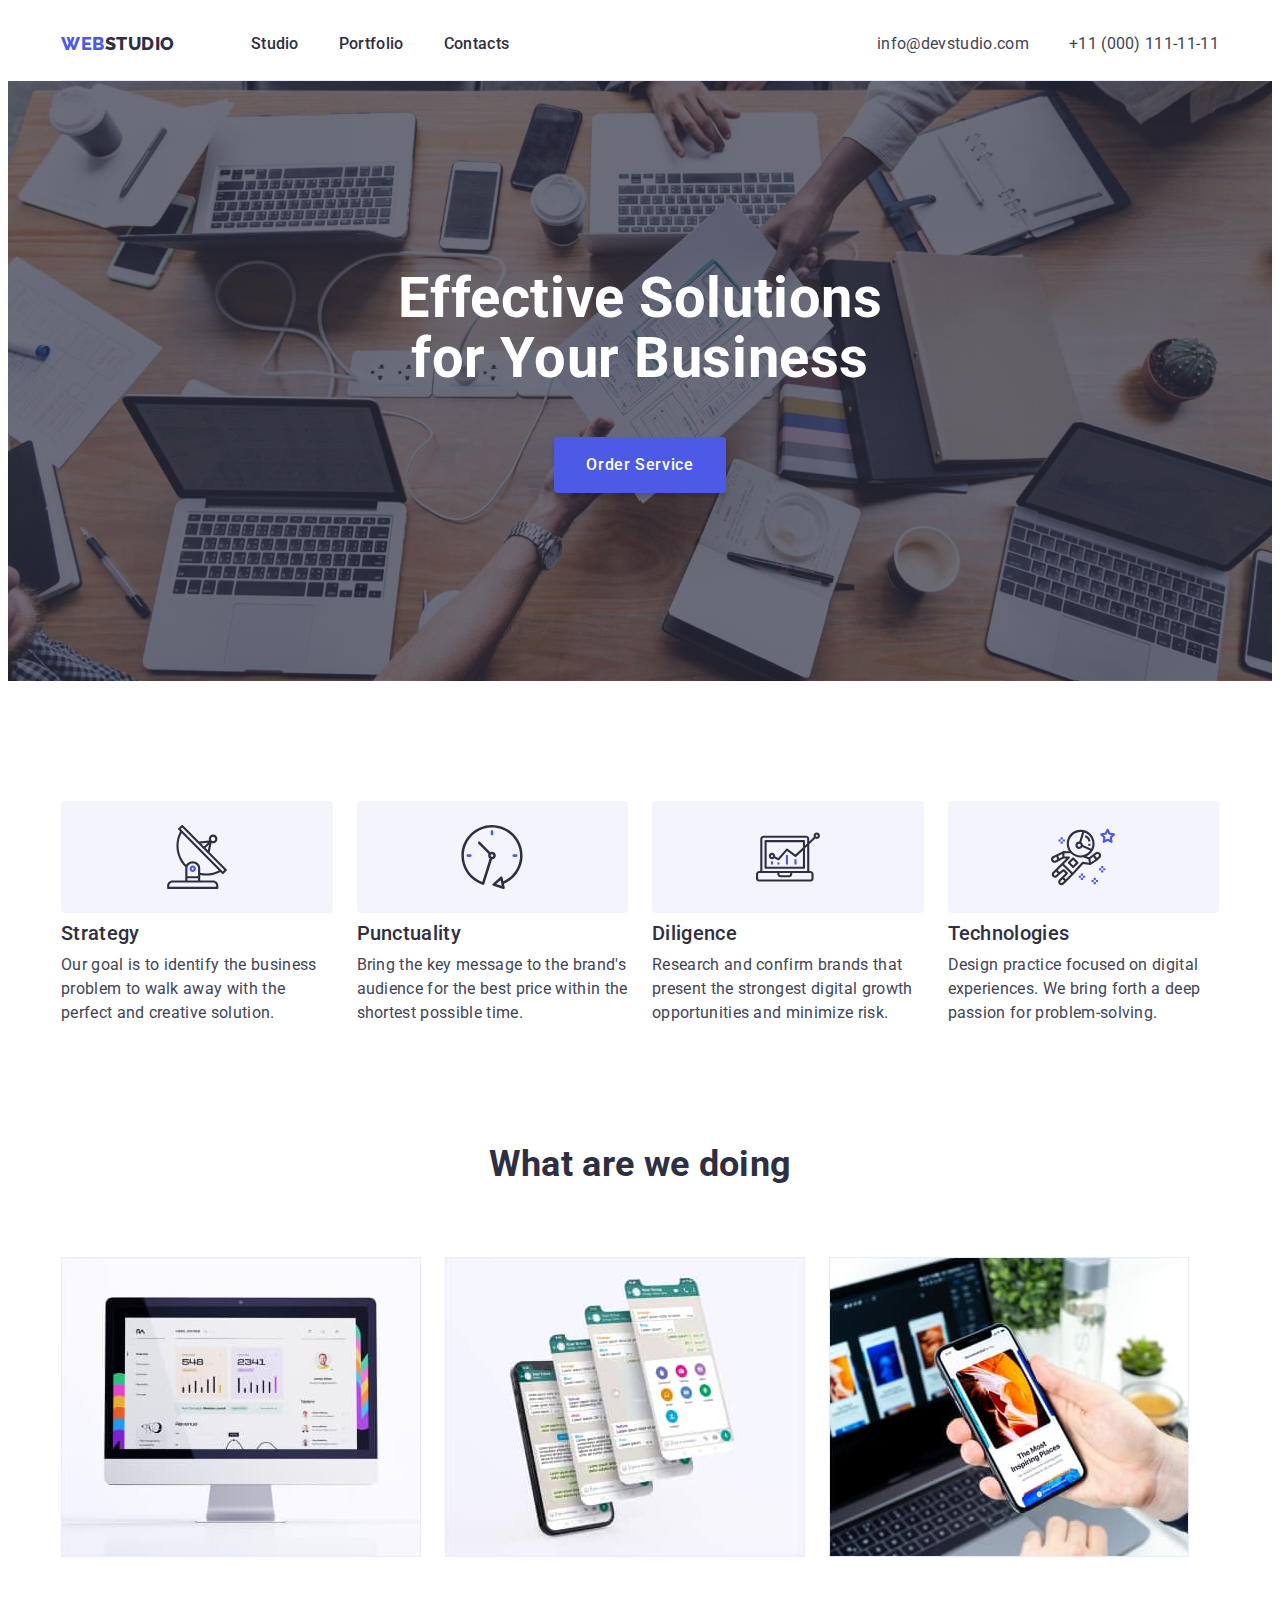
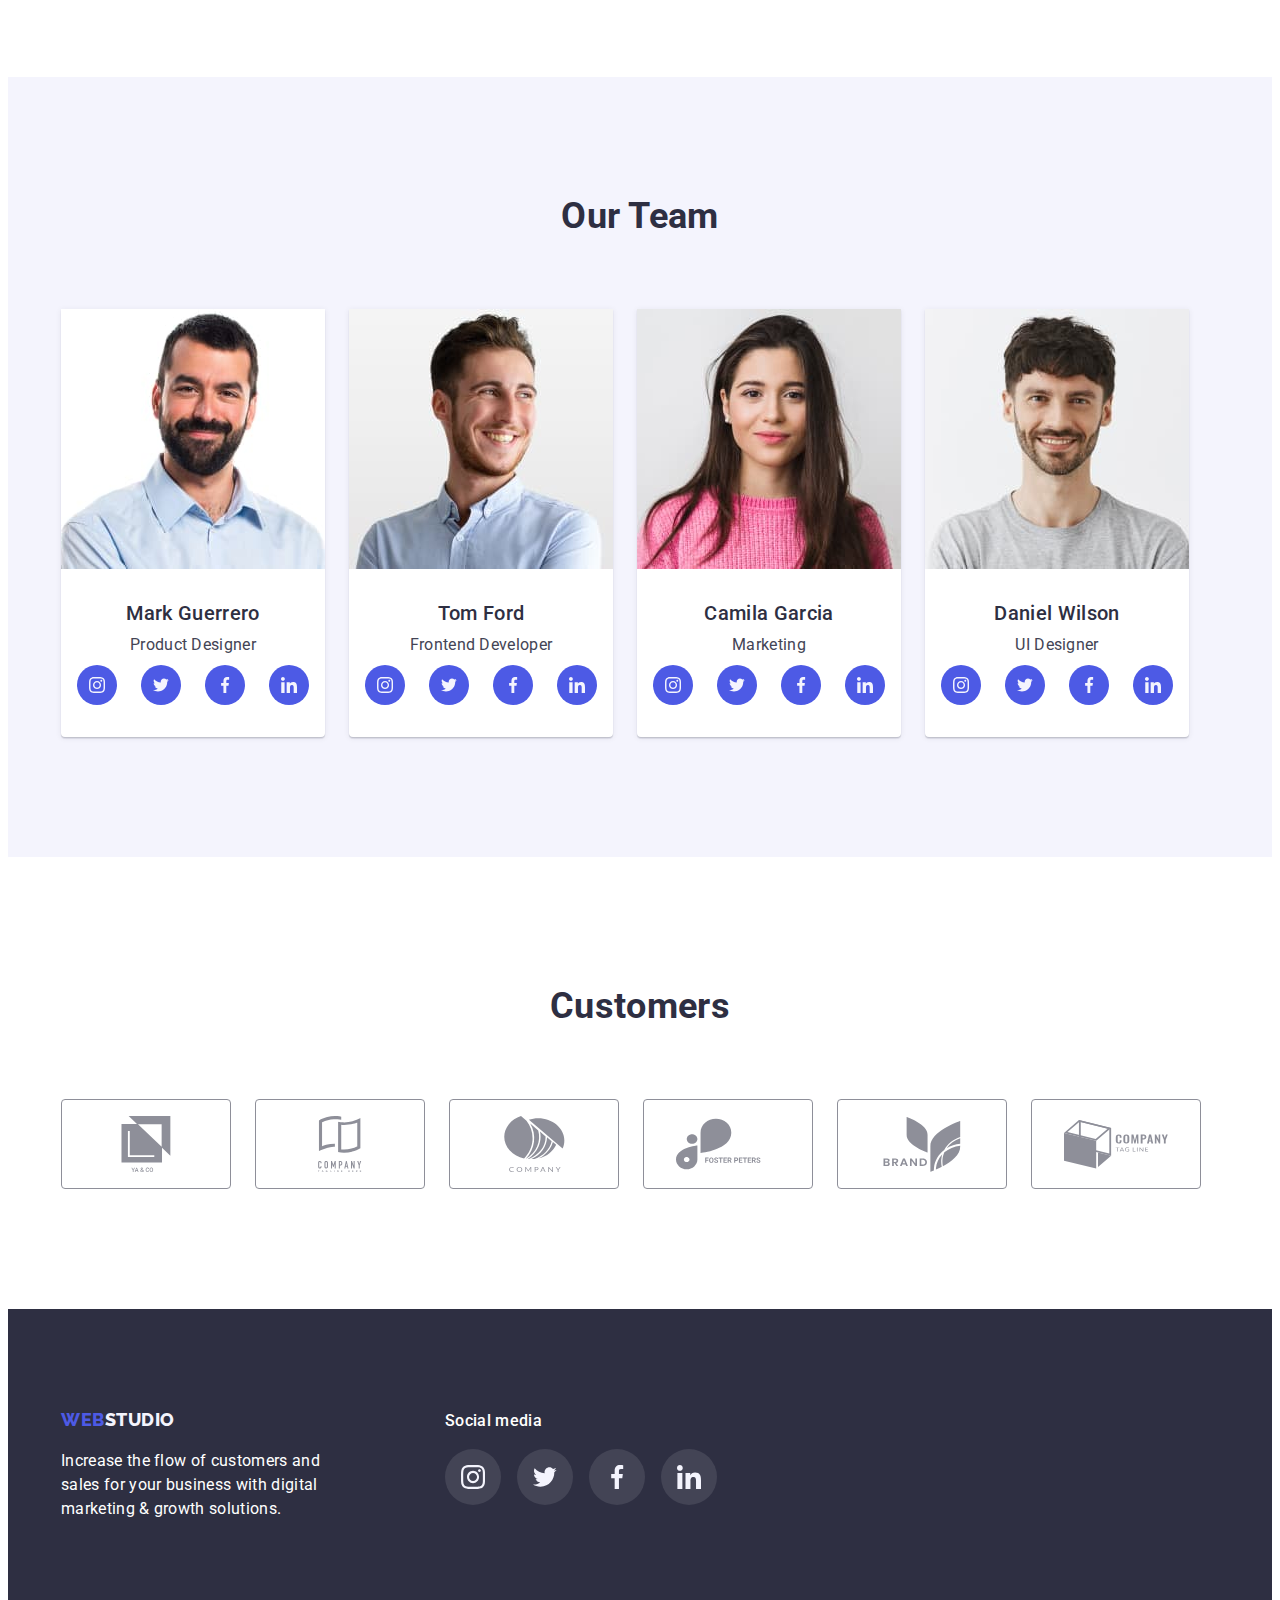
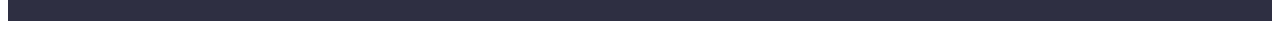
<file: index.html>
<!DOCTYPE html>
<html lang="en">
  <head>
    <link rel="preconnect" href="https://fonts.googleapis.com" />
    <link rel="preconnect" href="https://fonts.gstatic.com" crossorigin />
    <link
      href="https://fonts.googleapis.com/css2?family=Raleway:wght@800&family=Roboto:wght@400;500;700;900&display=swap"
      rel="stylesheet"
    />
    <link
      rel="stylesheet"
      href="https://cdnjs.cloudflare.com/ajax/libs/modern-normalize/1.1.0/modern-normalize.min.css"
      integrity="sha512-wpPYUAdjBVSE4KJnH1VR1HeZfpl1ub8YT/NKx4PuQ5NmX2tKuGu6U/JRp5y+Y8XG2tV+wKQpNHVUX03MfMFn9Q=="
      crossorigin="anonymous"
      referrerpolicy="no-referrer"
    />
    <link href="./css/style.css" rel="stylesheet" />
    <meta charset="UTF-8" />
    <meta http-equiv="X-UA-Compatible" content="IE=edge" />
    <meta name="viewport" content="width=device-width, initial-scale=1.0" />
    <title>WebStudio</title>
  </head>
  <body>
    <header>
      <div class="container">
        <div class="header-child">
          <nav>
            <a href="./index.html" class="logo_style"
              ><span class="logospan_style">Web</span>Studio</a
            >
            <ul class="nav_style">
              <li><a href="./index.html"> Studio</a></li>
              <li><a href="./portfolio.html">Portfolio</a></li>
              <li><a href="">Contacts</a></li>
            </ul>
          </nav>
          <address class="address">
            <ul class="address_style">
              <li>
                <a href="mailto:info@devstudio.com">info@devstudio.com</a>
              </li>
              <li><a href="tel:+110001111111">+11 (000) 111-11-11</a></li>
            </ul>
          </address>
        </div>
      </div>
    </header>
    <main>
      <section class="main_section">
        <div class="container main-div">
          <h1 class="header1_style">Effective Solutions for Your Business</h1>
          <button type="button" class="order_btn" cursor>Order Service</button>
        </div>
      </section>
      <section class="benefits-section">
        <div class="container benefits-div">
          <h2 hidden>Benefits</h2>
          <ul class="benefits_list">
            <li>
              <div class="ben-icon-div">
                <svg class="ben-ico-svg">
                  <use href="./images/symbol-defs.svg#icon-antenna"></use>
                </svg>
              </div>
              <h3 class="header3_style">Strategy</h3>
              <p>
                Our goal is to identify the business problem to walk away with
                the perfect and creative solution.
              </p>
            </li>
            <li>
              <div class="ben-icon-div">
                <svg class="ben-ico-svg">
                  <use href="./images/symbol-defs.svg#icon-clock"></use>
                </svg>
              </div>
              <h3 class="header3_style">Punctuality</h3>
              <p>
                Bring the key message to the brand's audience for the best price
                within the shortest possible time.
              </p>
            </li>
            <li>
              <div class="ben-icon-div">
                <svg class="ben-ico-svg">
                  <use href="./images/symbol-defs.svg#icon-diagram"></use>
                </svg>
              </div>
              <h3 class="header3_style">Diligence</h3>
              <p>
                Research and confirm brands that present the strongest digital
                growth opportunities and minimize risk.
              </p>
            </li>
            <li>
              <div class="ben-icon-div">
                <svg class="ben-ico-svg">
                  <use href="./images/symbol-defs.svg#icon-astronaut"></use>
                </svg>
              </div>
              <h3 class="header3_style">Technologies</h3>
              <p>
                Design practice focused on digital experiences. We bring forth a
                deep passion for problem-solving.
              </p>
            </li>
          </ul>
        </div>
      </section>
      <section class="services-section">
        <div class="container services-div">
          <h2 class="header2_style">What are we doing</h2>
          <ul class="services_style">
            <li>
              <img
                src="./images/monitor.jpg"
                alt="monitor"
                width="360"
                height="300"
              />
            </li>
            <li>
              <img
                src="./images/phonescreens.jpg"
                alt="phonescreens"
                width="360"
                height="300"
              />
            </li>
            <li>
              <img
                src="./images/phone.jpg"
                alt="phone"
                width="360"
                height="300"
              />
            </li>
          </ul>
        </div>
      </section>
      <section class="our-team-section">
        <div class="container our-team-div">
          <h2 class="header2_style">Our Team</h2>
          <ul class="our_team_style">
            <li>
              <img
                src="./images/mark.jpg"
                alt="mark"
                width="264"
                height="260"
              />
              <div class="employeers">
                <h3 class="header3_style">Mark Guerrero</h3>
                <p>Product Designer</p>
                <ul>
                  <li>
                    <a href="#">
                      <svg>
                        <use
                          href="./images/symbol-defs.svg#icon-instagram"
                        ></use>
                      </svg>
                    </a>
                  </li>
                  <li>
                    <a href="#">
                      <svg>
                        <use href="./images/symbol-defs.svg#icon-twitter"></use>
                      </svg>
                    </a>
                  </li>
                  <li>
                    <a href="#">
                      <svg>
                        <use
                          href="./images/symbol-defs.svg#icon-facebook"
                        ></use>
                      </svg>
                    </a>
                  </li>
                  <li>
                    <a href="#">
                      <svg>
                        <use
                          href="./images/symbol-defs.svg#icon-linkedin"
                        ></use>
                      </svg>
                    </a>
                  </li>
                </ul>
              </div>
            </li>
            <li>
              <img src="./images/tom.jpg" alt="tom" width="264" height="260" />
              <div class="employeers">
                <h3 class="header3_style">Tom Ford</h3>
                <p>Frontend Developer</p>
                <ul>
                  <li>
                    <a href="#">
                      <svg>
                        <use
                          href="./images/symbol-defs.svg#icon-instagram"
                        ></use>
                      </svg>
                    </a>
                  </li>
                  <li>
                    <a href="#">
                      <svg>
                        <use href="./images/symbol-defs.svg#icon-twitter"></use>
                      </svg>
                    </a>
                  </li>
                  <li>
                    <a href="#">
                      <svg>
                        <use
                          href="./images/symbol-defs.svg#icon-facebook"
                        ></use>
                      </svg>
                    </a>
                  </li>
                  <li>
                    <a href="#">
                      <svg>
                        <use
                          href="./images/symbol-defs.svg#icon-linkedin"
                        ></use>
                      </svg>
                    </a>
                  </li>
                </ul>
              </div>
            </li>
            <li>
              <img
                src="./images/camila.jpg"
                alt="camila"
                width="264"
                height="260"
              />
              <div class="employeers">
                <h3 class="header3_style">Camila Garcia</h3>
                <p>Marketing</p>
                <ul>
                  <li>
                    <a href="#">
                      <svg>
                        <use
                          href="./images/symbol-defs.svg#icon-instagram"
                        ></use>
                      </svg>
                    </a>
                  </li>
                  <li>
                    <a href="#">
                      <svg>
                        <use href="./images/symbol-defs.svg#icon-twitter"></use>
                      </svg>
                    </a>
                  </li>
                  <li>
                    <a href="#">
                      <svg>
                        <use
                          href="./images/symbol-defs.svg#icon-facebook"
                        ></use>
                      </svg>
                    </a>
                  </li>
                  <li>
                    <a href="#">
                      <svg>
                        <use
                          href="./images/symbol-defs.svg#icon-linkedin"
                        ></use>
                      </svg>
                    </a>
                  </li>
                </ul>
              </div>
            </li>
            <li>
              <img
                src="./images/daniel.jpg"
                alt="daniel"
                width="264"
                height="260"
              />
              <div class="employeers">
                <h3 class="header3_style">Daniel Wilson</h3>
                <p>UI Designer</p>
                <ul>
                  <li>
                    <a href="#">
                      <svg>
                        <use
                          href="./images/symbol-defs.svg#icon-instagram"
                        ></use>
                      </svg>
                    </a>
                  </li>
                  <li>
                    <a href="#">
                      <svg>
                        <use href="./images/symbol-defs.svg#icon-twitter"></use>
                      </svg>
                    </a>
                  </li>
                  <li>
                    <a href="#">
                      <svg>
                        <use
                          href="./images/symbol-defs.svg#icon-facebook"
                        ></use>
                      </svg>
                    </a>
                  </li>
                  <li>
                    <a href="#">
                      <svg>
                        <use
                          href="./images/symbol-defs.svg#icon-linkedin"
                        ></use>
                      </svg>
                    </a>
                  </li>
                </ul>
              </div>
            </li>
          </ul>
        </div>
      </section>
      <section class="customers-section">
        <div class="container customres-div">
          <h2 class="header2_style">Customers</h2>
          <ul class="customers-list">
            <li>
              <a href="#">
                <svg width="104" height="56" class="cuctomers-list-svg">
                  <use href="./images/symbol-defs.svg#icon-yaandcomp"></use>
                </svg>
              </a>
            </li>
            <li>
              <a href="#">
                <svg width="104" height="56" class="cuctomers-list-svg">
                  <use href="./images/symbol-defs.svg#icon-taglinecomp"></use>
                </svg>
              </a>
            </li>
            <li>
              <a href="#">
                <svg width="104" height="56" class="cuctomers-list-svg">
                  <use href="./images/symbol-defs.svg#icon-companycomp"></use>
                </svg>
              </a>
            </li>
            <li>
              <a href="#">
                <svg width="104" height="56" class="cuctomers-list-svg">
                  <use href="./images/symbol-defs.svg#icon-fostercomp"></use>
                </svg>
              </a>
            </li>
            <li>
              <a href="#">
                <svg width="104" height="56" class="cuctomers-list-svg">
                  <use href="./images/symbol-defs.svg#icon-brandcomp"></use>
                </svg>
              </a>
            </li>
            <li>
              <a href="#">
                <svg width="104" height="56" class="cuctomers-list-svg">
                  <use href="./images/symbol-defs.svg#icon-boxcomp"></use>
                </svg>
              </a>
            </li>
          </ul>
        </div>
      </section>
    </main>
    <footer class="footer_style">
      <div class="container footer-flex">
        <div class="footer-div-first">
          <a href="./index.html" class="logo_style_footer"
            ><span class="logospan_style">Web</span
            ><span class="logospanfooter_style">Studio</span></a
          >
          <p>
            Increase the flow of customers and sales for your business with
            digital marketing & growth solutions.
          </p>
        </div>
        <div class="footer-social">
          <p>Social media</p>
          <ul>
            <li>
              <a href="#">
                <svg width="24px" height="24px">
                  <use href="./images/symbol-defs.svg#icon-instagram"></use>
                </svg>
              </a>
            </li>
            <li>
              <a href="#">
                <svg width="24px" height="24px">
                  <use href="./images/symbol-defs.svg#icon-twitter"></use>
                </svg>
              </a>
            </li>
            <li>
              <a href="#">
                <svg width="24px" height="24px">
                  <use href="./images/symbol-defs.svg#icon-facebook"></use>
                </svg>
              </a>
            </li>
            <li>
              <a href="#">
                <svg width="24px" height="24px">
                  <use href="./images/symbol-defs.svg#icon-linkedin"></use>
                </svg>
              </a>
            </li>
          </ul>
        </div>
      </div>
    </footer>
  </body>
</html>
</file>
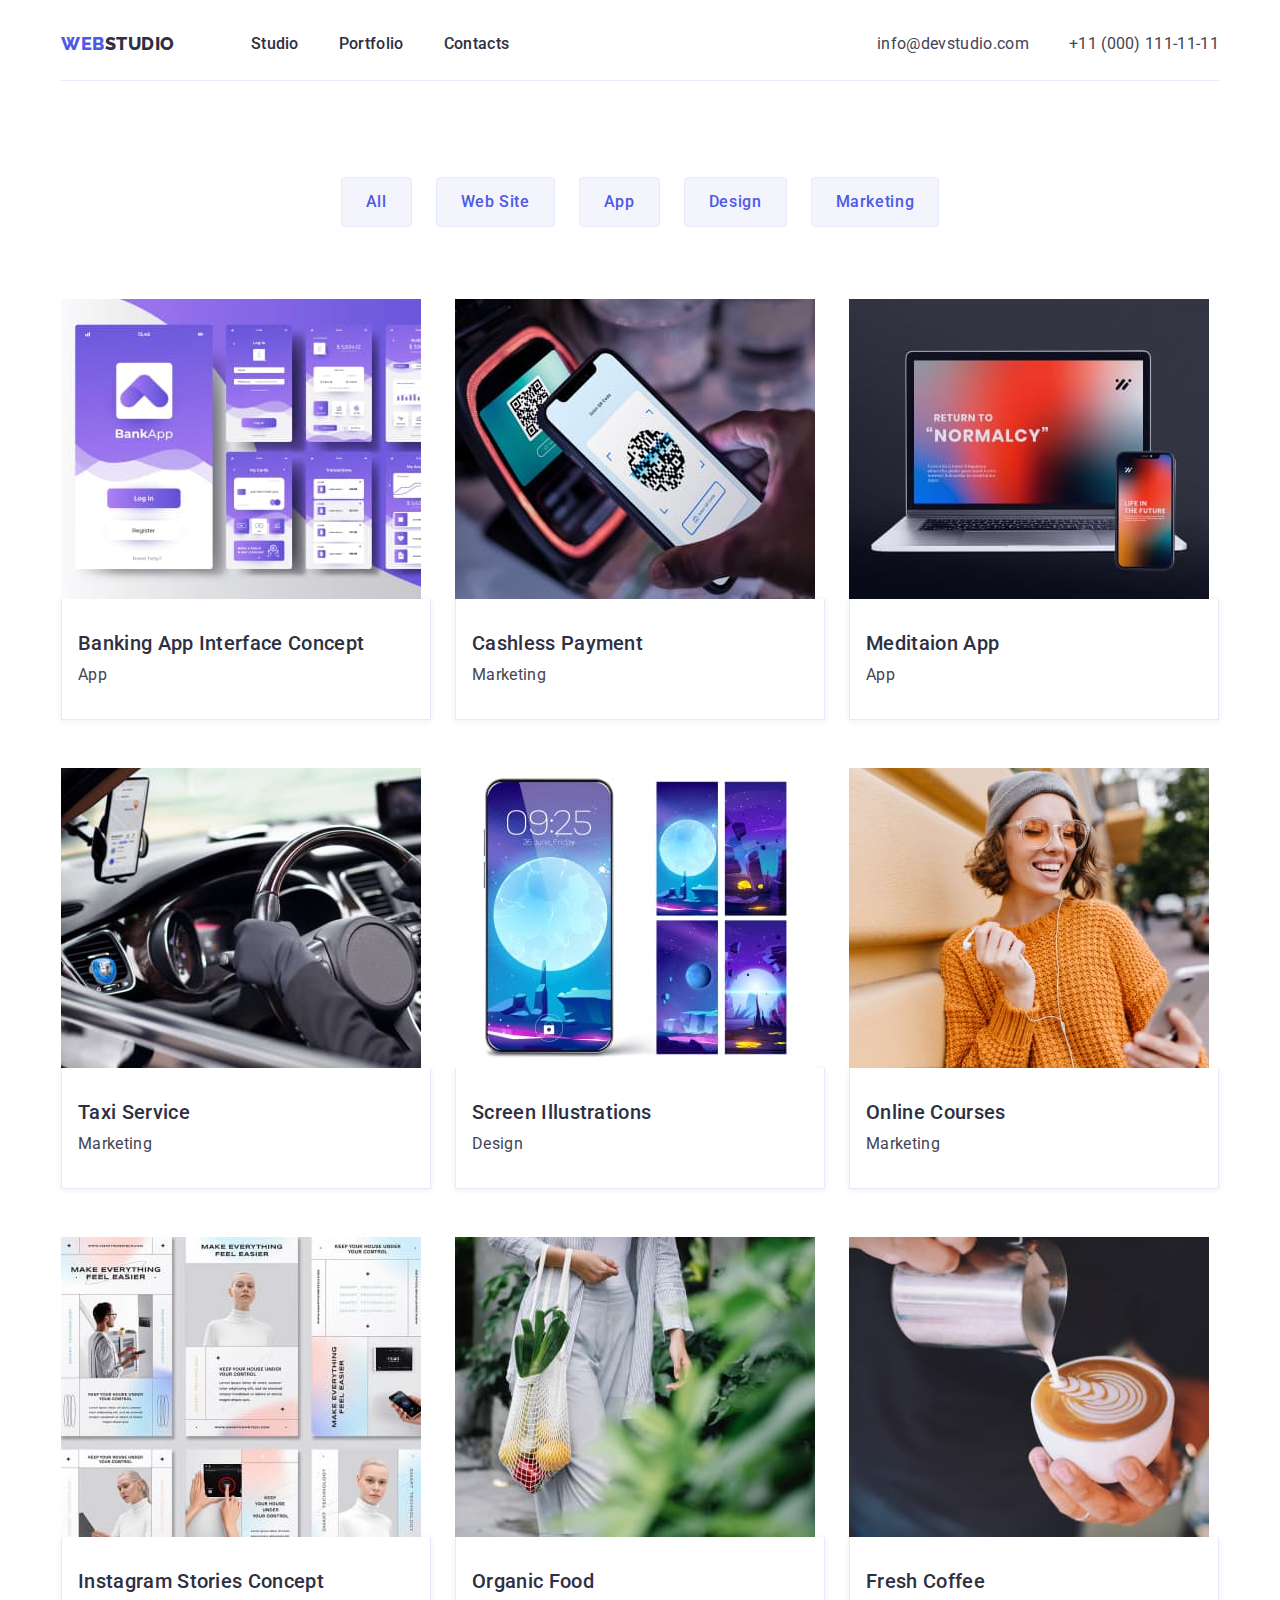
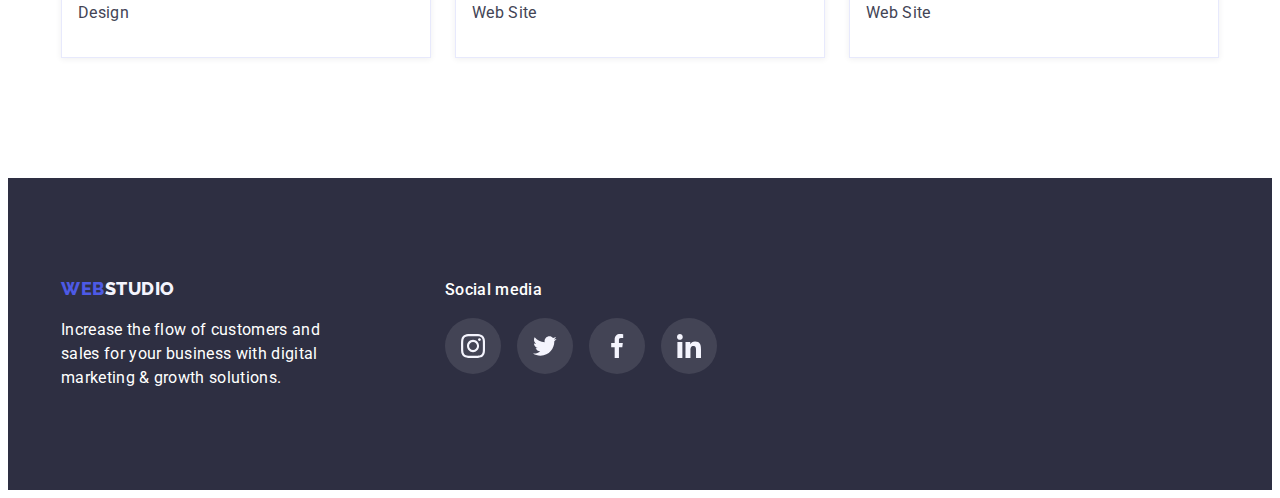
<file: portfolio.html>
<!DOCTYPE html>
<html lang="en">
  <head>
    <link rel="preconnect" href="https://fonts.googleapis.com" />
    <link rel="preconnect" href="https://fonts.gstatic.com" crossorigin />
    <link
      href="https://fonts.googleapis.com/css2?family=Raleway:wght@800&family=Roboto:wght@400;500;700;900&display=swap"
      rel="stylesheet"
    />
    <link
      rel="stylesheet"
      href="https://cdnjs.cloudflare.com/ajax/libs/modern-normalize/1.1.0/modern-normalize.min.css"
      integrity="sha512-wpPYUAdjBVSE4KJnH1VR1HeZfpl1ub8YT/NKx4PuQ5NmX2tKuGu6U/JRp5y+Y8XG2tV+wKQpNHVUX03MfMFn9Q=="
      crossorigin="anonymous"
      referrerpolicy="no-referrer"
    />
    <link href="./css/style.css" rel="stylesheet" />
    <meta charset="UTF-8" />
    <meta http-equiv="X-UA-Compatible" content="IE=edge" />
    <meta name="viewport" content="width=device-width, initial-scale=1.0" />
    <title>Portfolio</title>
  </head>
  <body>
    <header>
      <div class="container">
        <div class="header-child">
          <nav>
            <a href="./index.html" class="logo_style"
              ><span class="logospan_style">Web</span>Studio</a
            >
            <ul class="nav_style">
              <li><a href="./index.html"> Studio</a></li>
              <li><a href="./portfolio.html">Portfolio</a></li>
              <li><a href="">Contacts</a></li>
            </ul>
          </nav>
          <address class="address">
            <ul class="address_style">
              <li>
                <a href="mailto:info@devstudio.com">info@devstudio.com</a>
              </li>
              <li><a href="tel:+110001111111">+11 (000) 111-11-11</a></li>
            </ul>
          </address>
        </div>
      </div>
    </header>
    <main>
      <section class="portfolio-main-section">
        <div class="container main-pirtfolio-div">
          <ul class="portfoliobuttonslist">
            <li><button type="button">All</button></li>
            <li><button type="button">Web Site</button></li>
            <li><button type="button">App</button></li>
            <li><button type="button">Design</button></li>
            <li><button type="button">Marketing</button></li>
          </ul>

          <ul class="portfoliomenu_style">
            <li>
              <a href="#">
                <img
                  src="./images/bankingapp.jpg"
                  alt="bankingapp"
                  width="360"
                  height="300"
                />
                <div class="portfolio-underlist">
                  <h3 class="header3_style">Banking App Interface Concept</h3>
                  <p>App</p>
                </div>
              </a>
            </li>
            <li>
              <a href="#">
                <img
                  src="./images/cashlesspayment.jpg"
                  alt="cashlesspayment"
                  width="360"
                  height="300"
                />
                <div class="portfolio-underlist">
                  <h3 class="header3_style">Cashless Payment</h3>
                  <p>Marketing</p>
                </div>
              </a>
            </li>
            <li>
              <a href="#">
                <img
                  src="./images/meditationapp.jpg"
                  alt="meditationapp"
                  width="360"
                  height="300"
                />
                <div class="portfolio-underlist">
                  <h3 class="header3_style">Meditaion App</h3>
                  <p>App</p>
                </div>
              </a>
            </li>
            <li>
              <a href="#">
                <img
                  src="./images/taxiservice.jpg"
                  alt="taxiservice"
                  width="360"
                  height="300"
                />
                <div class="portfolio-underlist">
                  <h3 class="header3_style">Taxi Service</h3>
                  <p>Marketing</p>
                </div>
              </a>
            </li>
            <li>
              <a href="#">
                <img
                  src="./images/screenillustration.jpg"
                  alt="screenillustration"
                  width="360"
                  height="300"
                />
                <div class="portfolio-underlist">
                  <h3 class="header3_style">Screen Illustrations</h3>
                  <p>Design</p>
                </div>
              </a>
            </li>
            <li>
              <a href="#">
                <img
                  src="./images/onlinecourses.jpg"
                  alt="onlinecourses"
                  width="360"
                  height="300"
                />
                <div class="portfolio-underlist">
                  <h3 class="header3_style">Online Courses</h3>
                  <p>Marketing</p>
                </div>
              </a>
            </li>
            <li>
              <a href="#">
                <img
                  src="./images/inststoriesconcept.jpg"
                  alt="inststoriesconcept"
                  width="360"
                  height="300"
                />
                <div class="portfolio-underlist">
                  <h3 class="header3_style">Instagram Stories Concept</h3>
                  <p>Design</p>
                </div>
              </a>
            </li>
            <li>
              <a href="#">
                <img
                  src="./images/organicfood.jpg"
                  alt="organicfood"
                  width="360"
                  height="300"
                />
                <div class="portfolio-underlist">
                  <h3 class="header3_style">Organic Food</h3>
                  <p>Web Site</p>
                </div>
              </a>
            </li>
            <li>
              <a href="#">
                <img
                  src="./images/freshcoffee.jpg"
                  alt="freshcoffee"
                  width="360"
                  height="300"
                />
                <div class="portfolio-underlist">
                  <h3 class="header3_style">Fresh Coffee</h3>
                  <p>Web Site</p>
                </div>
              </a>
            </li>
          </ul>
        </div>
      </section>
    </main>
    <footer class="footer_style">
      <div class="container footer-flex">
        <div class="footer-div-first">
          <a href="./index.html" class="logo_style_footer"
            ><span class="logospan_style">Web</span
            ><span class="logospanfooter_style">Studio</span></a
          >
          <p>
            Increase the flow of customers and sales for your business with
            digital marketing & growth solutions.
          </p>
        </div>
        <div class="footer-social">
          <p>Social media</p>
          <ul>
            <li>
              <a href="#">
                <svg width="24px" height="24px">
                  <use href="./images/symbol-defs.svg#icon-instagram"></use>
                </svg>
              </a>
            </li>
            <li>
              <a href="#">
                <svg width="24px" height="24px">
                  <use href="./images/symbol-defs.svg#icon-twitter"></use>
                </svg>
              </a>
            </li>
            <li>
              <a href="#">
                <svg width="24px" height="24px">
                  <use href="./images/symbol-defs.svg#icon-facebook"></use>
                </svg>
              </a>
            </li>
            <li>
              <a href="#">
                <svg width="24px" height="24px">
                  <use href="./images/symbol-defs.svg#icon-linkedin"></use>
                </svg>
              </a>
            </li>
          </ul>
        </div>
      </div>
    </footer>
  </body>
</html>
</file>
<file: css/style.css>
:root{
    --primary-font: 'Roboto', sans-serif;
    --secondary-font: 'Raleway', sans-serif;
    --iris-color: #4d5ae5;
    --ocean-color: #404bbf;
    --navy-blue-color: #2e2f42;
    --slate-color: #434455;
    --cornflower-color: #e7e9fc;
    --cloud-color: #f4f4fd;
    --clean-white: #ffffff;
    --light-slate: #8E8F99;

}
/*===================GlobAL STYLES=============*/
body{ 
    color: var(--slate-color);
    font-family:  var(--primary-font);
    font-size: 16px;
    letter-spacing: 0.02em;
}
h1,h2,h3,h4,h5,h6, ul, p{
    margin: 0;
    padding: 0;
}
nav{
    display: flex;
}
address{
    display: flex;
}
img {
    display: block;
    max-width: 100%;
}
/*=============CONTAINER===================*/

.container{
    width: 1158px;
    margin: 0 auto;
    padding: 0px 15px;
}

/*=============HEADER=================*/


.header-child{
    padding: 24px 0px;
    border-bottom: 1px solid #E7E9FC;
    display: flex;
    align-items: center;
}


.logo_style{
    text-transform: uppercase;
    letter-spacing: 0.03em;
    font-family: var(--secondary-font);
    font-weight: 800;
    font-size: 18px;
    text-decoration: none;
    color: var(--navy-blue-color);
    line-height: 1.33;
    margin-right: 76px;

}

.logospan_style{
    color: var(--iris-color);
}
.logospanfooter_style{
    color: var(--cloud-color);
}
.nav_style{
    display: flex;
}
.nav_style li{

    font-weight: 500;
    list-style: none;
    text-decoration:none;
    line-height: 1.5;
    margin-right: 40px;
}
.nav_style li:last-child {
    margin-right: 0;
}

.nav_style li a{
    text-decoration: none;
    color: var(--navy-blue-color);
}

.nav_style li a:hover, .nav_style li a:focus {
    color: var(--ocean-color);
}
.address{
    margin-left: auto;
}
.address_style{
    
    display: flex;
    
}
.address_style li{
    margin-right: 40px;

    line-height: 1.5;
    font-style: normal;
    list-style: none;
    text-decoration: none;
}
.address_style li:last-child {
    margin-right: 0;
 }

.address_style li a{ 
    
    text-decoration: none;
    color: var(--slate-color);
}

.address_style li a:hover, .address_style li a:focus {
    color: var(--ocean-color);
}
/*=============MAIN===============*/

.main_section {
    background-image:  linear-gradient(to bottom,
            rgba(46, 47, 66, 0.7),
            rgba(46, 47, 66, 0.7)), 
            url(../images/people-office1.jpg);
    max-width: 1440px;
    margin-left: auto;
    margin-right: auto;
    background-position: center;
    background-repeat: no-repeat;
    padding-top: 188px;
    padding-bottom: 188px;

}
.header1_style {
    text-align: center;
    font-family: var(--primary-font);
    font-size: 56px;
    line-height: 1.07;
    color: var(--clean-white);
    width: 494px;
    margin: 0 auto;
    letter-spacing: 0.01em;
    margin-bottom: 48px;
}
.order_btn{
    font-family: var(--primary-font);
    font-size: 16px;
    font-weight: 500;
    background: var(--iris-color);
    color: var(--clean-white);
    border-radius: 4px;
    cursor: pointer;
    box-shadow: 0px 4px 4px rgba(0, 0, 0, 0.15);
    border-width: 0px;
    line-height: 1.5;
    letter-spacing: 0.04em;
    margin: 0 auto;
    display: block;
    padding: 16px 32px;
}
.order_btn:hover, .order_btn:focus{
    background: var(--ocean-color);
    color: var(--cornflower-color);
}

/*=============Benefits===============*/

.benefits-section{
    padding-top: 120px;
    padding-bottom: 120px;
}
.benefits_list{
    display: flex;
    list-style: none;
    line-height: 1.5;
    gap: 24px;
}
.ben-icon-div{
    height: 112px;
    background-color: var(--cloud-color);
    margin-bottom: 8px;
    border-radius: 4px;
    display: flex;
    align-items: center;
    justify-content: center;
}
.benefits_list svg {
    
    justify-content: center;
    max-height: 64px;
    max-width: 64px;
}
.benefits_list li{
   flex-basis: calc((100% - 3 * 24px) / 4);
}

.benefits_list p {
    margin-top: 8px;
  
}
/*============Services================*/

.services-section{
    padding-bottom: 120px;
}

.services_style{
    display: flex;
    list-style: none;
    gap: 24px;
}


/*=============OUR TEAM===============*/

.our-team-section{
    background-color: var(--cloud-color);
    padding-bottom: 120px;
    padding-top: 120px;
}

.our_team_style{
    display: flex;
    list-style: none;
    line-height: 1.5;
    gap: 24px;
}
.our_team_style li { 
    background-color: var(--clean-white);
    box-shadow: 0px 1px 6px rgba(46, 47, 66, 0.08),
    0px 1px 1px rgba(46, 47, 66, 0.16), 
    0px 2px 1px rgba(46, 47, 66, 0.08);
    border-radius: 0px 0px 4px 4px;
}
.our_team_style p, .our_team_style h3 {
    text-align: center;
}


.employeers{
   padding-top: 32px;
   padding-bottom: 32px;
}
.employeers p{
 margin-top: 8px;
}
.employeers ul{
    margin-top: 8px;
    display: flex;
    list-style: none;
    flex-direction: row;
    justify-content: center;
    align-items: center;
    padding: 0px;
    gap: 24px;
}
.employeers li{
        box-shadow: none;
   
}
.employeers svg{
    max-height: 16px;
    max-width: 16px;
}

.employeers a{
    display: flex;
    justify-content: center;
    align-items: center;
    width: 40px;
    height: 40px;
    background-color: var(--iris-color);
    border-radius: 50%;
}
.employeers a:hover,
.employeers a:focus{
    background-color: var(--ocean-color);
    
}
/*=============Headers===============*/

.header3_style{
    color: var(--navy-blue-color);
    font-weight: 500;
    font-size: 20px;
    line-height: 1.2;
}
.header2_style{
    margin-bottom: 72px;
    text-align: center;
    color: var(--navy-blue-color);
    font-size: 36px;
    line-height: 1.11;
}

/*==============Customers==============*/
.customers-section{
    padding-top: 130px;
    padding-bottom: 120px;
}
.customers-list{
    display:  flex;
    list-style: none;
    gap: 24px;
    
}
.customers-list svg{
  fill: var(--light-slate);
  
}   
.customers-list li{

border-radius: 4px;
border: 1px solid var(--light-slate);
}
.customers-list a:hover, 
.cuctomers-list a:focus{
    border: 1px solid var(--iris-color);
   
}
.customers-list a:hover .cuctomers-list-svg, 
.customers-list a:focus .cuctomers-list-svg
{
   fill: var(--iris-color);

}
.customers-list a{
    display: flex;
    justify-content: center;
    align-items: center;
    width: 168px; 
    height: 88px;
    
}





/*==============Footer==============*/

.footer_style{
    background-color: var(--navy-blue-color);
    color: var(--clean-white);
    line-height: 1.5;   
    padding-top: 100px;
    padding-bottom: 100px;
  
}
.footer-flex{
    display: flex;
}
.footer-div-first{
    margin-right: 120px;
}
.footer-div-first p{
    width: 264px;
    margin-top: 16px;
}
.logo_style_footer{
    letter-spacing: 0.03em;
    font-family: var(--secondary-font);
    font-weight: 800;
    font-size: 18px;
    text-decoration: none;
    color: var(--navy-blue-color);
    line-height: 1.16;
    text-transform: uppercase;
      
}
.footer-social p {
    font-weight: 500;
    margin-bottom: 16px;
}
.footer-social ul{
    display: flex;
    list-style: none;
    gap: 16px;
}
.footer-social a{
    display: flex;
    justify-content: center;
    align-items: center;
    width: 40px;
    height: 40px;
    padding: 8px 8px;
    background: rgba(255, 255, 255, 0.1);
    border-radius: 50%;
}
.footer-social a:hover, .footer-social a:focus{
    background-color: var(--iris-color);
}
/*=============== PORTFOLIO ==============*/


.portfolio-main-section{
    padding-top: 96px;
    padding-bottom: 120px;
}
.portfoliobuttonslist{
    list-style: none;
    display: flex;
    justify-content: center;
    gap: 24px;
    margin-bottom: 72px;
}

.portfoliobuttonslist button{
    letter-spacing: 0.04em;
    line-height: 1.5;
    background: var(--cloud-color);
    border: 1px solid var(--cornflower-color);
    border-radius: 4px;
    color: var(--iris-color);
    font-family: var(--primary-font);
    font-weight: 500;
    font-size: 16px;
    padding: 12px 24px;
}
.portfoliobuttonslist button:hover , 
.portfoliobuttonslist button:active, 
.portfoliobuttonslist button:focus {
    cursor: pointer;
    color: var(--clean-white);
    background: var(--ocean-color);
    border-color: var(--ocean-color);
    box-shadow: 0px 3px 1px rgba(0, 0, 0, 0.1),
    0px 2px 1px rgba(0, 0, 0, 0.08), 
    0px 2px 2px rgba(0, 0, 0, 0.12);
    border-radius: 4px;

}

.portfoliomenu_style{
    list-style: none;
    line-height: 1.5;
    display: flex;
    flex-wrap: wrap;
    flex-wrap: wrap;
    justify-content: center;
    gap: 48px 24px;
}
.portfoliomenu_style p{
    margin-top: 8px;
    color:  var(--slate-color);
}

.portfoliomenu_style li {
    flex-basis: calc((100% - 2 * 24px) / 3);
}

.portfoliomenu_style a {
    text-decoration: none;
}
.portfoliomenu_style a:hover .portfolio-underlist, 
.portfoliomenu_style a:focus .portfolio-underlist
{
    box-shadow: 0px 1px 6px rgba(46, 47, 66, 0.08), 
    0px 1px 1px rgba(46, 47, 66, 0.16), 
    0px 2px 1px rgba(46, 47, 66, 0.08);
}
.portfolio-underlist{
    padding-bottom: 32px;
    padding-left: 16px;
    border: 1px solid #E7E9FC;
    border-top: none;
    padding-top: 32px;
    box-shadow: 0px 1px 6px rgba(46, 47, 66, 0.08);
}
</file>
